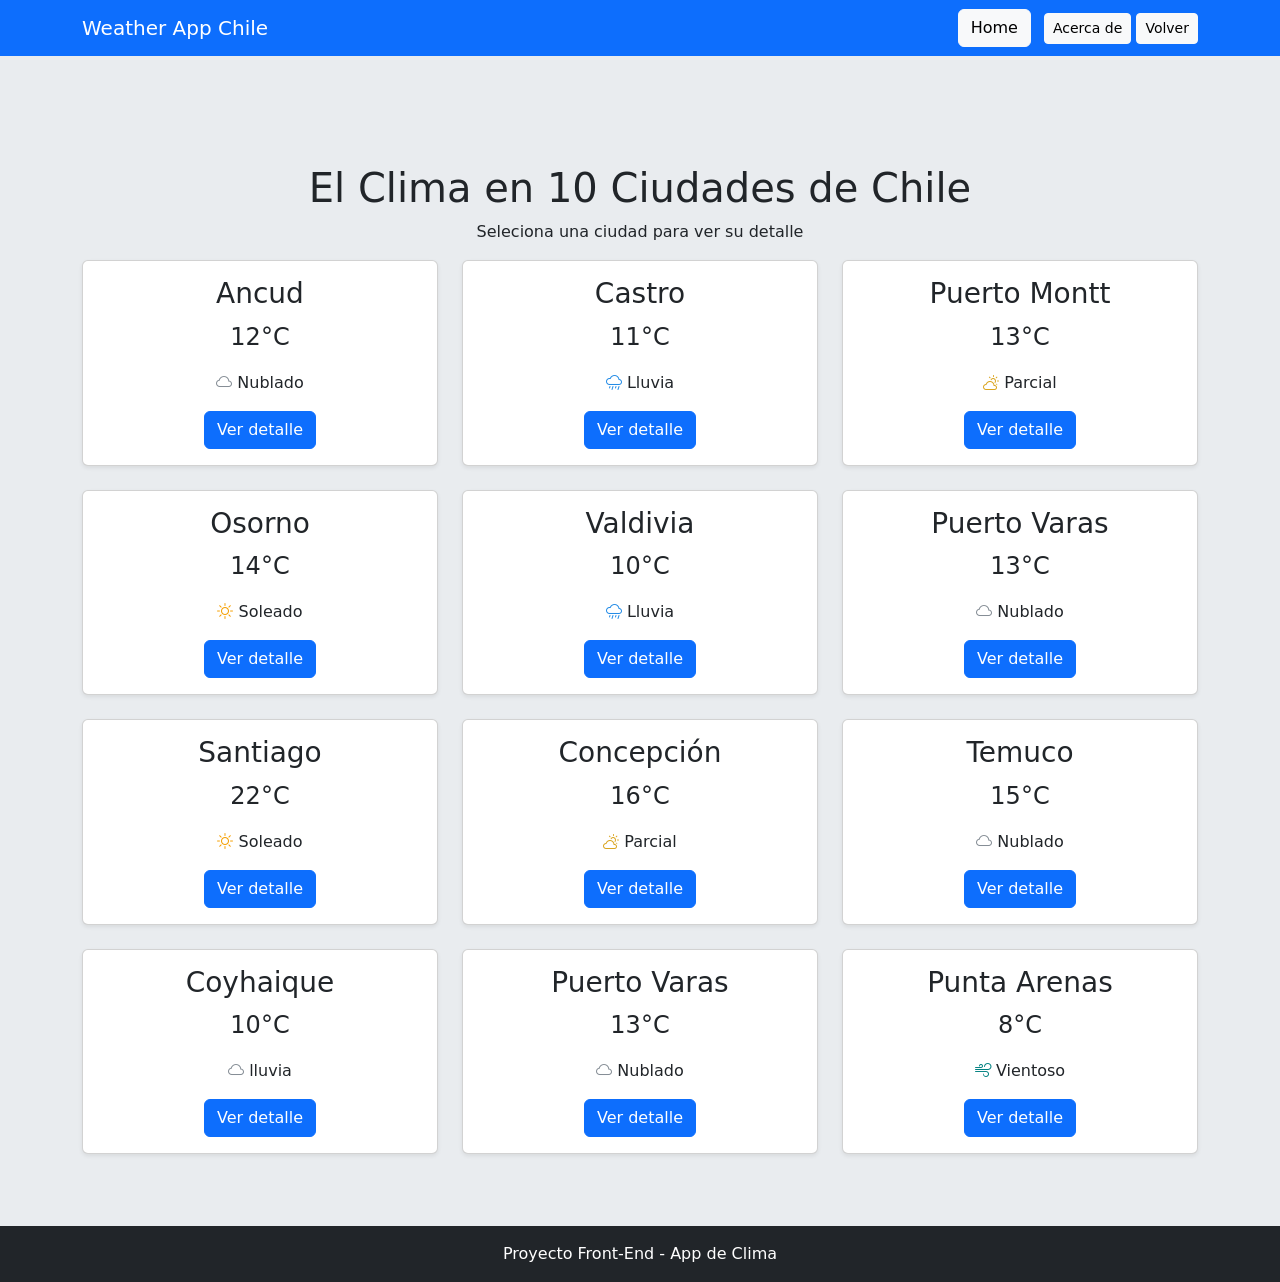
<file: index.html>
<!doctype html>
<html lang="es">
  <head>
    <meta charset="UTF-8" />
    <meta name="viewport" content="width=device-width, initial-scale=1.0" />
    <title>Weather App Chile</title>
    <!--Bootstrap-->
    <link
      href="https://cdn.jsdelivr.net/npm/bootstrap@5.3.8/dist/css/bootstrap.min.css"
      rel="stylesheet"
      integrity="sha384-sRIl4kxILFvY47J16cr9ZwB07vP4J8+LH7qKQnuqkuIAvNWLzeN8tE5YBujZqJLB"
      crossorigin="anonymous"
    />
    <link
      rel="stylesheet"
      href="https://cdn.jsdelivr.net/npm/bootstrap-icons@1.11.3/font/bootstrap-icons.min.css"
    />
    <!--CSS-->
    <link rel="stylesheet" href="assets/css/style.css" />
  </head>

  <body>
    <!--Navbar-->
    <header>
      <nav class="navbar nabar-expad-lg navbar-dark bg-primary">
        <div class="container">
          <a class="navbar-brand" href="#">Weather App Chile </a>
          <div>
            <a class="btn btn-light btn.sm me-2" href="index.html">Home</a>
            <a class="btn btn-light btn-sm" href="acerca.html">Acerca de</a>
           <a class="btn btn-light btn-sm" href="index.html">Volver</a>
          </div>
        </div>
      </nav>
    </header>
    <!--Contenido-->
    <main class="container my-5">
      <section class="text-center mb4">
        <h1>El Clima en 10 Ciudades de Chile</h1>
        <p>Seleciona una ciudad para ver su detalle</p>
      </section>
      <!--Cards-->
      <section>
        <div class="row" id="contenedor-localidades"></div>
      </section>
    </main>

    <footer class="bg-dark text-white text-center py-3">
      <p class="mb-0">Proyecto Front-End - App de Clima </p>
    </footer>
    <!--js-->

    <script src="assets/js/datos.js"></script>
    <script src="assets/js/card.js"></script>
    <script
      src="https://cdn.jsdelivr.net/npm/bootstrap@5.3.8/dist/js/bootstrap.bundle.min.js"
      integrity="sha384-FKyoEForCGlyvwx9Hj09JcYn3nv7wiPVlz7YYwJrWVcXK/BmnVDxM+D2scQbITxI"
      crossorigin="anonymous"
    ></script>
  </body>
</html>
</file>
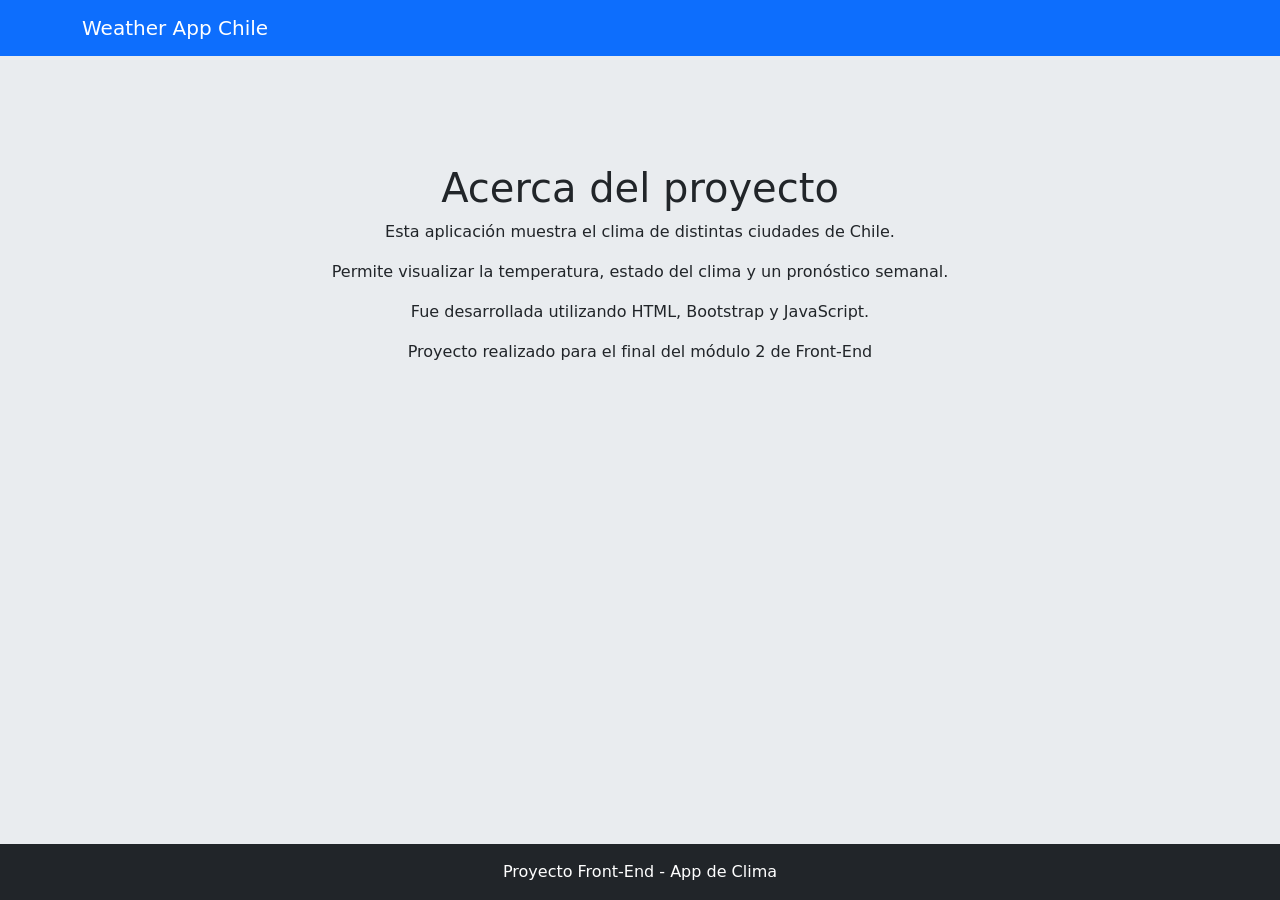
<file: acerca.html>
<!DOCTYPE html>
<html lang="es">
<head>
  <meta charset="UTF-8">
  <meta name="viewport" content="width=device-width, initial-scale=1.0">
  <title>Acerca de</title>

  <link href="https://cdn.jsdelivr.net/npm/bootstrap@5.3.3/dist/css/bootstrap.min.css" rel="stylesheet">
  <link rel="stylesheet" href="assets/css/style.css">
</head>

<body>

<header>
  <nav class="navbar navbar-dark bg-primary">
    <div class="container">
      <a class="navbar-brand" href="index.html">Weather App Chile</a>
    </div>
  </nav>
</header>

<main class="container my-5 text-center">
  <h1>Acerca del proyecto</h1>
  <p>Esta aplicación muestra el clima de distintas ciudades de Chile.</p>
  <p>Permite visualizar la temperatura, estado del clima y un pronóstico semanal.</p>
  <p>Fue desarrollada utilizando HTML, Bootstrap y JavaScript.</p>
  <p>Proyecto realizado para el final del módulo 2 de Front-End</p>
</main>

<footer class="bg-dark text-white text-center py-3">
  <p class="mb-0">Proyecto Front-End - App de Clima </p>
</footer>
 <script
      src="https://cdn.jsdelivr.net/npm/bootstrap@5.3.8/dist/js/bootstrap.bundle.min.js"
      integrity="sha384-FKyoEForCGlyvwx9Hj09JcYn3nv7wiPVlz7YYwJrWVcXK/BmnVDxM+D2scQbITxI"
      crossorigin="anonymous"
    ></script>
</body>
</html>
</file>
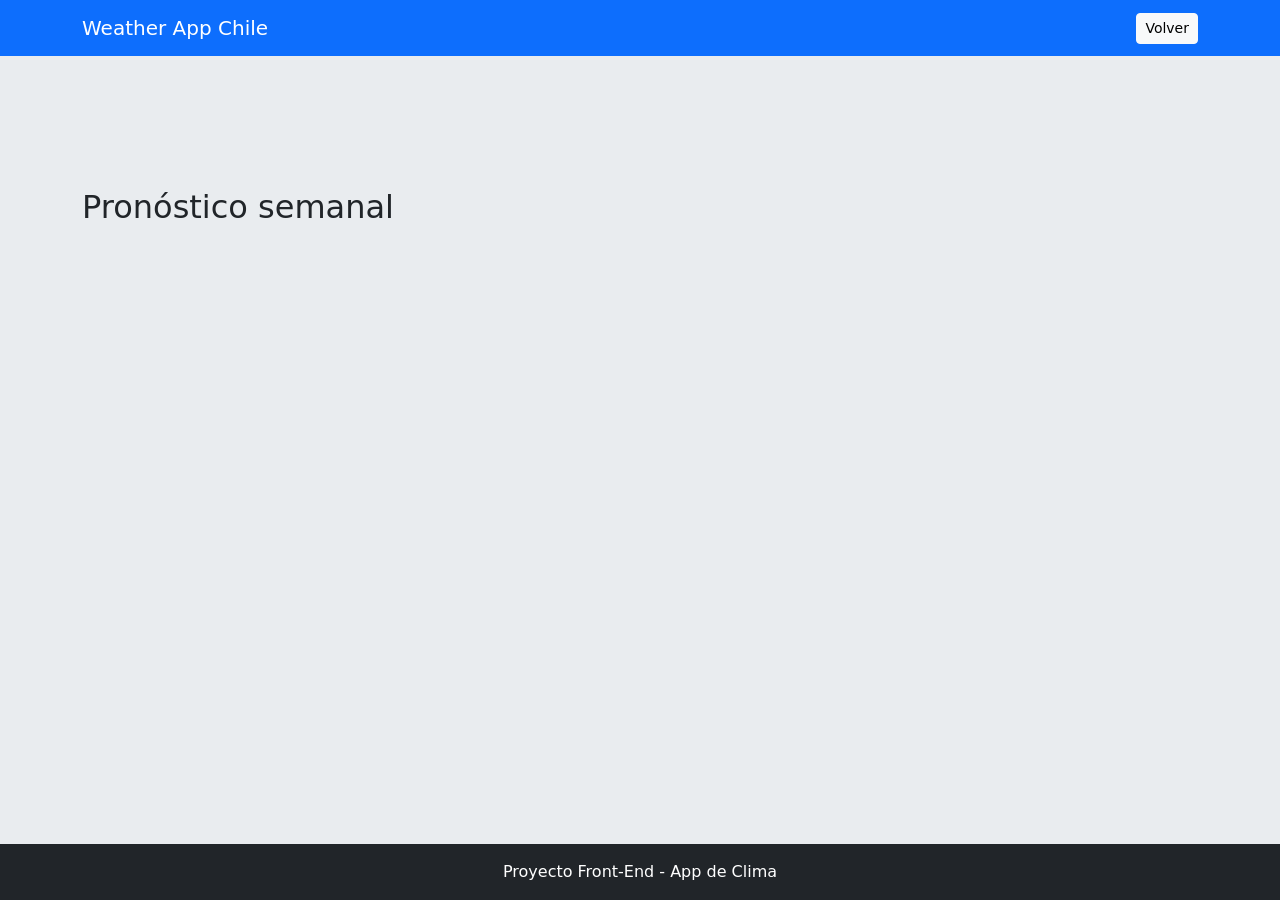
<file: detalle.html>
<!doctype html>
<html lang="es">
  <head>
    <meta charset="UTF-8" />
    <meta name="viewport" content="width=device-width, initial-scale=1.0" />
    <title>Detalle del clima</title>

    <link
      href="https://cdn.jsdelivr.net/npm/bootstrap@5.3.3/dist/css/bootstrap.min.css"
      rel="stylesheet"
    />
    <link
      rel="stylesheet"
      href="https://cdn.jsdelivr.net/npm/bootstrap-icons@1.11.3/font/bootstrap-icons.min.css"
    />
    <link rel="stylesheet" href="assets/css/style.css" />
  </head>

  <body>
    <header>
      <nav class="navbar navbar-dark bg-primary">
        <div class="container">
          <a class="navbar-brand" href="index.html">Weather App Chile</a>
          <a class="btn btn-light btn-sm" href="index.html">Volver</a>
        </div>
      </nav>
    </header>

    <main class="container my-5">
      <section id="detalle-ciudad"></section>

      <section class="mt-4">
        <h2>Pronóstico semanal</h2>
        <div class="row" id="pronostico"></div>
      </section>
    </main>

    <footer class="bg-dark text-white text-center py-3">
      <p class="mb-0">Proyecto Front-End - App de Clima</p>
    </footer>

    <script src="assets/js/datos.js"></script>
    <script src="assets/js/card.js"></script>
    <script
      src="https://cdn.jsdelivr.net/npm/bootstrap@5.3.8/dist/js/bootstrap.bundle.min.js"
      integrity="sha384-FKyoEForCGlyvwx9Hj09JcYn3nv7wiPVlz7YYwJrWVcXK/BmnVDxM+D2scQbITxI"
      crossorigin="anonymous"
    ></script>
  </body>
</html>
</file>
<file: assets/css/style.css>
.card-clima {
    background: linear-gradient(135deg, #4facfe, #00f2fe);
    color: white;
    border-radius: 15px;
    box-shadow: 0 10px 20px rgba(0,0,0,0.2);
    padding: 25px;
}
.temp {
    font-size: 2rem;
    font-weight: bold;
}
.pronostico-card i {
    font-size: 2rem;
    border-radius: 12px;
    padding: 15px;
    text-align: center;
    background: #f8f9fa;
    transition: transform 0.2s, box-shadow 0.2s;
    display: block;
    margin: 10px 0;
}
.pronostico-card:hover {
    transform: translateY(-5PX);
    box-shadow: 0 5px 15px rgba(0,0,0,0.2);
}
@media (max-width:576px) {
    .card-clima {
    text-align: center;
  }
 }
 .bi-sun {
    color: #f59f00;
 }
 .bi-cloud-rain {
    color: #228be6;
 }
 .bi-cloud {
    color: #868e96;
 }
 .bi-cloud-sun {
    color: goldenrod;
 }
 .bi-wind {
    color: teal;
 }
 html, body {
    height: 100%;
 }
 body {
    display: flex;
    flex-direction: column;
    background-color: #e9ecef;
 }
 main {
    margin-bottom:40px;
    flex: 1;
    padding-top: 60px;
 }
 .pronostico-card  {
   text-align: center;
 }
 .pronostico-card h5 {
   margin-bottom: 10px;
 }
</file>
